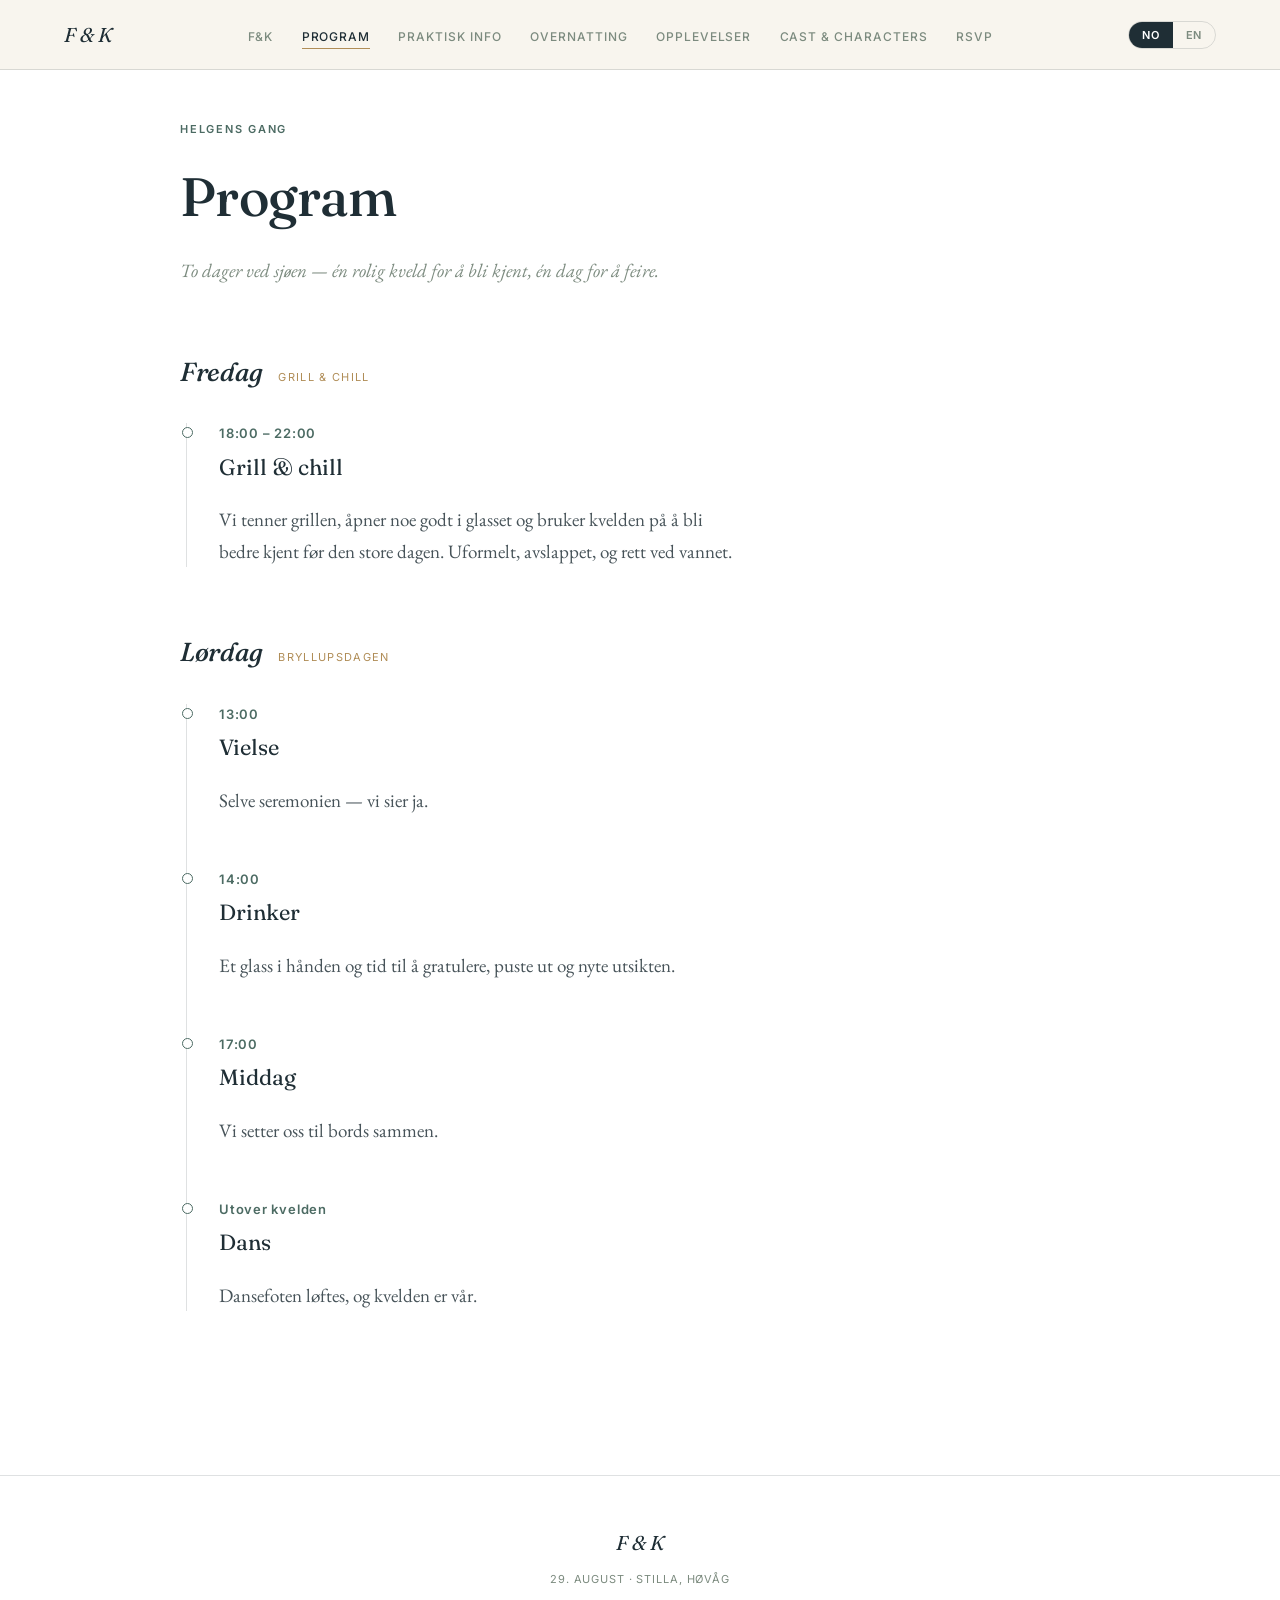
<file: frida-kristoffer-bryllup.html>
<!DOCTYPE html>
<html lang="no" id="htmlRoot">
<head>
<meta charset="UTF-8">
<meta name="viewport" content="width=device-width, initial-scale=1.0">
<title>Frida &amp; Kristoffer · 29. august</title>
<link rel="preconnect" href="https://fonts.googleapis.com">
<link rel="preconnect" href="https://fonts.gstatic.com" crossorigin>
<link href="https://fonts.googleapis.com/css2?family=Fraunces:ital,opsz,wght@0,9..144,400;0,9..144,500;0,9..144,600;1,9..144,400;1,9..144,500&family=EB+Garamond:ital,wght@0,400;0,500;1,400&family=Inter:wght@400;500;600&display=swap" rel="stylesheet">
<!-- "The Seasons" is an Adobe Fonts (Typekit) font and needs your own kit embed code to load — see chat for details. Add it here, e.g.: -->
<!-- <link rel="stylesheet" href="https://use.typekit.net/xxxxxxx.css"> -->
<style>
  :root{
    --bg: #FFFFFF;
    --ink: #1F2E35;
    --sea: #4C6B63;
    --gold: #B08D57;
    --sand: #E8E1D3;
    --sage: #7C8B7F;
    --line: rgba(31,46,53,0.14);
  }
  *{box-sizing:border-box;}
  html{scroll-behavior:smooth;}
  body{
    margin:0;
    background:var(--bg);
    color:var(--ink);
    font-family:'EB Garamond', serif;
    font-size:19px;
    line-height:1.65;
    -webkit-font-smoothing:antialiased;
  }
  h1,h2,h3,.display{
    font-family:'the-seasons', 'Fraunces', serif;
    font-weight:500;
    letter-spacing:-0.01em;
    margin:0;
  }
  .label{
    font-family:'Inter', sans-serif;
    font-size:11px;
    font-weight:600;
    letter-spacing:0.16em;
    text-transform:uppercase;
    color:var(--sea);
  }
  a{color:inherit;}
  button{font-family:inherit;}

  /* ---- Nav ---- */
  nav{
    position:fixed; top:0; left:0; right:0; z-index:50;
    display:flex; align-items:center; justify-content:space-between;
    padding:18px 5vw;
    background:rgba(247,244,236,0.88);
    backdrop-filter:blur(8px);
    border-bottom:1px solid var(--line);
    gap:16px;
  }
  .brandmark{
    font-family:'Fraunces', serif;
    font-style:italic;
    font-size:20px;
    color:var(--ink);
    text-decoration:none;
    flex-shrink:0;
  }
  .navlinks{
    display:flex; align-items:center; gap:clamp(12px,2.2vw,30px);
    list-style:none; margin:0; padding:0;
  }
  .navlinks li a{
    font-family:'Inter', sans-serif;
    font-size:12px;
    font-weight:500;
    letter-spacing:0.08em;
    text-transform:uppercase;
    text-decoration:none;
    color:var(--sage);
    padding-bottom:4px;
    border-bottom:1px solid transparent;
    transition:color .25s ease, border-color .25s ease;
    background:none; border-top:none; border-left:none; border-right:none;
    cursor:pointer;
  }
  .navlinks li a:hover{color:var(--ink);}
  .navlinks li a.active{color:var(--ink); border-bottom-color:var(--gold);}
  .navtoggle{display:none;}

  .langswitch{
    display:flex; border:1px solid var(--line); border-radius:20px; overflow:hidden; flex-shrink:0;
  }
  .langswitch button{
    border:none; background:transparent; font-family:'Inter',sans-serif; font-size:11px;
    font-weight:600; letter-spacing:.06em; padding:6px 13px; cursor:pointer; color:var(--sage);
    transition:background .2s ease, color .2s ease;
  }
  .langswitch button.active{background:var(--ink); color:var(--bg);}

  @media (max-width:760px){
    .navlinks{
      position:fixed; top:60px; left:0; right:0; bottom:0;
      background:var(--bg); flex-direction:column; align-items:flex-start;
      padding:30px 8vw; gap:22px;
      transform:translateX(100%); transition:transform .35s ease;
    }
    .navlinks.open{transform:translateX(0);}
    .navlinks li a{font-size:16px;}
    .navtoggle{
      display:block; background:none; border:1px solid var(--line);
      border-radius:2px; width:38px; height:38px; position:relative; cursor:pointer;
    }
    .navtoggle span, .navtoggle span::before, .navtoggle span::after{
      content:''; position:absolute; left:9px; right:9px; height:1px; background:var(--ink);
    }
    .navtoggle span{top:18px;}
    .navtoggle span::before{top:-6px;}
    .navtoggle span::after{top:6px;}
  }

  /* ---- Sections / pages ---- */
  main{padding-top:0;}
  section.page{
    display:none;
    min-height:100vh;
    padding:120px 8vw 100px;
  }
  section.page.active{display:block; animation:fadeIn .5s ease;}
  @keyframes fadeIn{from{opacity:0; transform:translateY(8px);} to{opacity:1; transform:translateY(0);}}

  .container{max-width:920px; margin:0 auto;}

  /* ---- Hero ---- */
  #hero{
    min-height:100vh; padding:0 8vw;
    flex-direction:column;
    justify-content:center; align-items:center; text-align:center; position:relative;
  }
  #hero.active{display:flex;}
  #hero .eyebrow{margin-bottom:22px;}
  #hero h1{
    font-size:clamp(48px, 9vw, 108px);
    line-height:0.98;
    display:flex; align-items:center; gap:clamp(10px,2vw,26px); flex-wrap:wrap; justify-content:center;
  }
  #hero h1 .amp{
    font-style:italic; color:var(--gold); font-size:0.65em; font-weight:400;
  }
  #hero .date{
    margin-top:28px; font-family:'Inter',sans-serif; font-size:14px; letter-spacing:0.14em;
    text-transform:uppercase; color:var(--sea);
  }
  #hero .place{
    margin-top:6px; font-style:italic; color:var(--sage); font-size:19px;
  }
  .horizon-wrap{
    width:min(680px, 80vw); margin-top:56px;
  }
  .horizon-wrap svg{width:100%; height:auto; display:block;}
  .scrolldown{
    margin-top:48px; font-family:'Inter',sans-serif; font-size:11px; letter-spacing:.14em;
    text-transform:uppercase; color:var(--sage); display:flex; flex-direction:column; align-items:center; gap:8px;
  }
  .scrolldown .stick{width:1px; height:30px; background:var(--line); position:relative; overflow:hidden;}
  .scrolldown .stick::after{
    content:''; position:absolute; top:-30px; left:0; width:1px; height:30px; background:var(--gold);
    animation:drip 1.8s ease-in-out infinite;
  }
  @keyframes drip{ to { top:30px; } }

  /* ---- Section heading pattern ---- */
  .kicker{margin-bottom:14px;}
  .pagehead{margin-bottom:64px;}
  .pagehead h2{font-size:clamp(34px,5vw,54px); font-weight:500;}
  .pagehead p.sub{margin-top:14px; color:var(--sage); font-style:italic; font-size:19px; max-width:560px;}

  /* ---- Program (Schedule) ---- */
  .day-block{margin-bottom:64px;}
  .day-block .daytitle{
    display:flex; align-items:baseline; gap:16px; margin-bottom:30px;
  }
  .day-block .daytitle h3{font-size:26px; font-style:italic; font-weight:500;}
  .day-block .daytitle .dsub{font-family:'Inter',sans-serif; font-size:11px; letter-spacing:.12em; text-transform:uppercase; color:var(--gold);}
  .timeline{border-left:1px solid var(--line); margin-left:6px;}
  .tl-item{position:relative; padding:0 0 34px 32px;}
  .tl-item:last-child{padding-bottom:0;}
  .tl-item::before{
    content:''; position:absolute; left:-5px; top:4px; width:9px; height:9px;
    border-radius:50%; background:var(--bg); border:1px solid var(--sea);
  }
  .tl-time{
    font-family:'Inter',sans-serif; font-size:13px; font-weight:600; letter-spacing:.06em;
    color:var(--sea); display:block; margin-bottom:4px;
  }
  .tl-title{font-family:'Fraunces',serif; font-size:22px; margin-bottom:4px;}
  .tl-desc{color:var(--ink); opacity:0.82; max-width:520px;}

  /* ---- Info page ---- */
  .info-grid{display:grid; grid-template-columns:1fr 1fr; gap:44px;}
  @media (max-width:700px){.info-grid{grid-template-columns:1fr;}}
  .info-card{
    background:var(--sand); border-radius:2px; padding:32px 30px;
    border-top:2px solid var(--gold);
  }
  .info-card h3{font-size:20px; margin-bottom:12px; font-style:italic;}
  .info-card p{margin:0 0 10px; font-size:17px;}
  .info-card p:last-child{margin-bottom:0;}
  .placeholder{
    display:inline-block; margin-top:10px; font-family:'Inter',sans-serif; font-size:11px;
    letter-spacing:.08em; text-transform:uppercase; color:var(--gold);
    border:1px dashed var(--gold); padding:4px 10px; border-radius:2px;
  }

  /* ---- Opplevelser (activities) ---- */
  .activity-list{display:flex; flex-direction:column;}
  .activity{
    display:grid; grid-template-columns:120px 1fr; gap:28px;
    padding:30px 0; border-bottom:1px solid var(--line);
  }
  .activity:first-child{padding-top:0;}
  @media (max-width:640px){.activity{grid-template-columns:1fr; gap:6px;}}
  .activity .tag{font-family:'Inter',sans-serif; font-size:11px; letter-spacing:.1em; text-transform:uppercase; color:var(--sea); padding-top:4px;}
  .activity h3{font-size:23px; margin-bottom:8px; font-weight:500;}
  .activity p{margin:0; opacity:0.85;}

  /* ---- Cast & Characters ---- */
  .cast-grid{display:grid; grid-template-columns:repeat(2,1fr); gap:36px 44px;}
  @media (max-width:700px){.cast-grid{grid-template-columns:1fr;}}
  .cast-card{display:flex; gap:18px; align-items:flex-start;}
  .cast-mark{
    width:46px; height:46px; border-radius:50%; border:1px solid var(--gold);
    display:flex; align-items:center; justify-content:center; flex-shrink:0;
    font-family:'Fraunces',serif; font-style:italic; color:var(--gold); font-size:18px;
  }
  .cast-card h3{font-size:19px; margin-bottom:3px;}
  .cast-card .role{font-family:'Inter',sans-serif; font-size:11px; letter-spacing:.1em; text-transform:uppercase; color:var(--sea); margin-bottom:6px; display:block;}
  .cast-card p{margin:0; font-size:16px; opacity:0.85;}
  .cast-note{
    margin-top:50px; padding:22px 26px; background:var(--sand); border-left:2px solid var(--gold);
    font-family:'Inter',sans-serif; font-size:13px; color:var(--sea); line-height:1.6;
  }

  /* ---- Overnatting / Accommodation ---- */
  .stay-block{margin-bottom:80px;}
  .stay-block:last-child{margin-bottom:0;}
  .stay-block h3{font-size:clamp(24px,3vw,30px); font-style:italic; margin-bottom:16px;}
  .stay-block .intro{max-width:640px; margin-bottom:28px; opacity:0.9;}
  .stay-meta{
    display:flex; flex-wrap:wrap; gap:28px 48px; margin-bottom:34px;
    padding:20px 0; border-top:1px solid var(--line); border-bottom:1px solid var(--line);
  }
  .stay-meta .meta-item .label{margin-bottom:6px; display:block;}
  .stay-meta .meta-item .value{font-family:'Fraunces',serif; font-style:italic; font-size:18px;}
  .price-label{margin-bottom:16px;}
  .price-table{width:100%; border-collapse:collapse; margin-bottom:24px;}
  .price-table td{
    padding:11px 4px; border-bottom:1px solid var(--line); font-size:17px;
  }
  .price-table td.roomname{color:var(--ink);}
  .price-table td.price{text-align:right; font-family:'Inter',sans-serif; font-size:14px; color:var(--sea); font-weight:600; white-space:nowrap;}
  .stay-note{font-family:'Inter',sans-serif; font-size:13px; color:var(--sage); font-style:italic; margin-top:-6px;}

  .unit-card{
    padding:24px 0; border-bottom:1px solid var(--line);
  }
  .unit-card:last-of-type{border-bottom:none;}
  .unit-head{display:flex; align-items:baseline; gap:16px; flex-wrap:wrap; margin-bottom:8px;}
  .unit-head .unit-id{font-family:'Fraunces',serif; font-style:italic; font-size:20px; color:var(--gold);}
  .unit-head .unit-cap{font-family:'Inter',sans-serif; font-size:12px; letter-spacing:.04em; color:var(--sea);}
  .unit-head .unit-price{margin-left:auto; font-family:'Inter',sans-serif; font-size:15px; font-weight:600; color:var(--ink);}
  .unit-card p{margin:0; font-size:16px; opacity:0.85;}

  .rsvp-shell{max-width:640px; margin:0 auto;}
  .field{margin-bottom:28px;}
  .field label{
    display:block; font-family:'Inter',sans-serif; font-size:12px; letter-spacing:.08em;
    text-transform:uppercase; color:var(--sea); margin-bottom:10px; font-weight:600;
  }
  .field input[type=text], .field input[type=email], .field input[type=number], .field textarea{
    width:100%; border:none; border-bottom:1px solid var(--line); background:transparent;
    font-family:'EB Garamond', serif; font-size:19px; color:var(--ink); padding:10px 2px;
    outline:none; transition:border-color .2s ease;
  }
  .field textarea{resize:vertical; min-height:70px; font-style:italic;}
  .field input:focus, .field textarea:focus{border-color:var(--gold);}
  .choice-row{display:flex; gap:14px; flex-wrap:wrap;}
  .choice{
    flex:1; min-width:150px; border:1px solid var(--line); border-radius:2px; padding:16px 18px;
    cursor:pointer; text-align:center; transition:border-color .2s ease, background .2s ease;
  }
  .choice input{display:none;}
  .choice .ctitle{font-family:'Fraunces',serif; font-style:italic; font-size:18px;}
  .choice .csub{display:block; font-family:'Inter',sans-serif; font-size:10px; letter-spacing:.08em; text-transform:uppercase; color:var(--sage); margin-top:4px;}
  .choice.selected{border-color:var(--gold); background:var(--sand);}
  .submitbtn{
    font-family:'Inter',sans-serif; font-size:13px; font-weight:600; letter-spacing:.1em;
    text-transform:uppercase; background:var(--ink); color:var(--bg); border:none;
    padding:16px 38px; border-radius:2px; cursor:pointer; transition:background .2s ease;
  }
  .submitbtn:hover{background:var(--sea);}
  #rsvpForm.hidden, #rsvpDone.hidden{display:none;}
  #rsvpDone{
    text-align:center; padding:40px 20px;
  }
  #rsvpDone h3{font-size:30px; font-style:italic; margin-bottom:12px;}
  #rsvpDone p{color:var(--sage);}
  .rsvp-error{color:#a24; font-family:'Inter',sans-serif; font-size:13px; margin-top:-14px; margin-bottom:20px; display:none;}

  .admin-toggle{
    margin-top:70px; text-align:center;
  }
  .admin-toggle button{
    background:none; border:none; font-family:'Inter',sans-serif; font-size:11px;
    letter-spacing:.08em; text-transform:uppercase; color:var(--line); cursor:pointer;
  }
  .admin-panel{margin-top:24px; display:none;}
  .admin-panel.open{display:block;}
  .admin-panel table{width:100%; border-collapse:collapse; font-family:'Inter',sans-serif; font-size:13px;}
  .admin-panel th, .admin-panel td{text-align:left; padding:8px 10px; border-bottom:1px solid var(--line);}
  .admin-panel th{color:var(--sea); font-weight:600; text-transform:uppercase; font-size:10px; letter-spacing:.06em;}

  footer{
    padding:50px 8vw 60px; text-align:center; border-top:1px solid var(--line);
  }
  footer .brandmark{display:block; margin-bottom:10px;}
  footer p{font-family:'Inter',sans-serif; font-size:11px; letter-spacing:.08em; text-transform:uppercase; color:var(--sage);}

  ::selection{background:var(--gold); color:var(--bg);}
</style>
</head>
<body>

<nav>
  <span class="brandmark">F &amp; K</span>
  <button class="navtoggle" onclick="document.querySelector('.navlinks').classList.toggle('open')"><span></span></button>
  <ul class="navlinks">
    <li><a data-page="hero" onclick="goTo('hero')">F&amp;K</a></li>
    <li><a data-page="program" data-i18n="nav.program" onclick="goTo('program')"></a></li>
    <li><a data-page="info" data-i18n="nav.info" onclick="goTo('info')"></a></li>
    <li><a data-page="overnatting" data-i18n="nav.stay" onclick="goTo('overnatting')"></a></li>
    <li><a data-page="opplevelser" data-i18n="nav.activities" onclick="goTo('opplevelser')"></a></li>
    <li><a data-page="cast" data-i18n="nav.cast" onclick="goTo('cast')"></a></li>
    <li><a data-page="rsvp" data-i18n="nav.rsvp" onclick="goTo('rsvp')"></a></li>
  </ul>
  <div class="langswitch">
    <button id="btnNo" onclick="setLang('no')">NO</button>
    <button id="btnEn" onclick="setLang('en')">EN</button>
  </div>
</nav>

<main>

  <section id="hero" class="page">
    <div class="label eyebrow" data-i18n="hero.eyebrow"></div>
    <h1>Frida <span class="amp">&amp;</span> Kristoffer</h1>
    <div class="date" data-i18n="hero.date"></div>
    <div class="place" data-i18n="hero.place"></div>

    <div class="horizon-wrap">
      <svg viewBox="0 0 680 140" xmlns="http://www.w3.org/2000/svg">
        <defs>
          <linearGradient id="waterGrad" x1="0" y1="0" x2="1" y2="0">
            <stop offset="0%" stop-color="#4C6B63" stop-opacity="0.15"/>
            <stop offset="50%" stop-color="#B08D57" stop-opacity="0.55"/>
            <stop offset="100%" stop-color="#4C6B63" stop-opacity="0.15"/>
          </linearGradient>
        </defs>
        <line x1="0" y1="90" x2="680" y2="90" stroke="#1F2E35" stroke-opacity="0.16" stroke-width="1"/>
        <path d="M0,90 Q170,84 340,90 T680,90" stroke="url(#waterGrad)" stroke-width="1.4" fill="none">
          <animate attributeName="d"
            values="M0,90 Q170,84 340,90 T680,90;M0,90 Q170,96 340,90 T680,90;M0,90 Q170,84 340,90 T680,90"
            dur="7s" repeatCount="indefinite"/>
        </path>
      </svg>
    </div>
  </section>

  <section id="program" class="page active">
    <div class="container">
      <div class="pagehead">
        <div class="label kicker" data-i18n="program.kicker"></div>
        <h2 data-i18n="program.title"></h2>
        <p class="sub" data-i18n="program.sub"></p>
      </div>

      <div class="day-block">
        <div class="daytitle">
          <h3 data-i18n="program.fri.day"></h3>
          <span class="dsub">Grill &amp; Chill</span>
        </div>
        <div class="timeline">
          <div class="tl-item">
            <span class="tl-time">18:00 – 22:00</span>
            <div class="tl-title">Grill &amp; chill</div>
            <p class="tl-desc" data-i18n="program.fri.desc"></p>
          </div>
        </div>
      </div>

      <div class="day-block">
        <div class="daytitle">
          <h3 data-i18n="program.sat.day"></h3>
          <span class="dsub" data-i18n="program.sat.sub"></span>
        </div>
        <div class="timeline">
          <div class="tl-item">
            <span class="tl-time">13:00</span>
            <div class="tl-title" data-i18n="program.sat.t1"></div>
            <p class="tl-desc" data-i18n="program.sat.d1"></p>
          </div>
          <div class="tl-item">
            <span class="tl-time">14:00</span>
            <div class="tl-title" data-i18n="program.sat.t2"></div>
            <p class="tl-desc" data-i18n="program.sat.d2"></p>
          </div>
          <div class="tl-item">
            <span class="tl-time">17:00</span>
            <div class="tl-title" data-i18n="program.sat.t3"></div>
            <p class="tl-desc" data-i18n="program.sat.d3"></p>
          </div>
          <div class="tl-item">
            <span class="tl-time" data-i18n="program.sat.laterTime"></span>
            <div class="tl-title" data-i18n="program.sat.t4"></div>
            <p class="tl-desc" data-i18n="program.sat.d4"></p>
          </div>
        </div>
      </div>
    </div>
  </section>

  <section id="info" class="page">
    <div class="container">
      <div class="pagehead">
        <div class="label kicker" data-i18n="info.kicker"></div>
        <h2 data-i18n="info.title"></h2>
        <p class="sub" data-i18n="info.sub"></p>
      </div>

      <div class="info-grid">
        <div class="info-card">
          <h3 data-i18n="info.loc.h"></h3>
          <p data-i18n="info.loc.p1"></p>
          <p data-i18n="info.loc.p2"></p>
          <span class="placeholder" data-i18n="info.loc.ph"></span>
        </div>
        <div class="info-card">
          <h3 data-i18n="info.dress.h"></h3>
          <p data-i18n="info.dress.p1"></p>
          <p data-i18n="info.dress.p2"></p>
        </div>
        <div class="info-card">
          <h3 data-i18n="info.transport.h"></h3>
          <p data-i18n="info.transport.p1"></p>
          <span class="placeholder" data-i18n="info.transport.ph"></span>
        </div>
        <div class="info-card">
          <h3 data-i18n="info.gifts.h"></h3>
          <p data-i18n="info.gifts.p1"></p>
          <span class="placeholder" data-i18n="info.gifts.ph"></span>
        </div>
        <div class="info-card">
          <h3 data-i18n="info.food.h"></h3>
          <p data-i18n="info.food.p1"></p>
        </div>
      </div>
    </div>
  </section>

  <section id="overnatting" class="page">
    <div class="container">
      <div class="pagehead">
        <div class="label kicker" data-i18n="stay.kicker"></div>
        <h2 data-i18n="stay.title"></h2>
        <p class="sub" data-i18n="stay.sub"></p>
      </div>

      <div class="stay-block">
        <h3>Thon Hotel Parken, Kristiansand</h3>
        <p class="intro" data-i18n="stay.thon.intro"></p>

        <div class="stay-meta">
          <div class="meta-item">
            <span class="label" data-i18n="stay.thon.discountLabel"></span>
            <span class="value" data-i18n="stay.thon.discountValue"></span>
          </div>
          <div class="meta-item">
            <span class="label" data-i18n="stay.thon.bookingLabel"></span>
            <span class="value">parken.resepsjon@thon.no</span>
          </div>
        </div>

        <div class="label price-label" data-i18n="stay.thon.priceLabel"></div>
        <table class="price-table">
          <tr><td class="roomname" data-i18n="stay.thon.r1"></td><td class="price">kr 1 497</td></tr>
          <tr><td class="roomname" data-i18n="stay.thon.r2"></td><td class="price">kr 1 647</td></tr>
          <tr><td class="roomname" data-i18n="stay.thon.r3"></td><td class="price">kr 2 097</td></tr>
          <tr><td class="roomname" data-i18n="stay.thon.r4"></td><td class="price">kr 2 322</td></tr>
          <tr><td class="roomname" data-i18n="stay.thon.r5"></td><td class="price">kr 1 647</td></tr>
          <tr><td class="roomname" data-i18n="stay.thon.r6"></td><td class="price">kr 1 797</td></tr>
          <tr><td class="roomname" data-i18n="stay.thon.r7"></td><td class="price">kr 2 400</td></tr>
          <tr><td class="roomname" data-i18n="stay.thon.r8"></td><td class="price">kr 2 550</td></tr>
        </table>
        <p class="stay-note" data-i18n="stay.thon.note"></p>
      </div>

      <div class="stay-block">
        <h3>Skottevik Feriesenter</h3>
        <p class="intro" data-i18n="stay.skottevik.intro"></p>

        <div class="label price-label" data-i18n="stay.skottevik.priceLabel"></div>

        <div class="unit-card">
          <div class="unit-head">
            <span class="unit-id">L4</span>
            <span class="unit-cap" data-i18n="stay.skottevik.l4cap"></span>
            <span class="unit-price">kr 3 855</span>
          </div>
          <p data-i18n="stay.skottevik.l4desc"></p>
        </div>
        <div class="unit-card">
          <div class="unit-head">
            <span class="unit-id">L5</span>
            <span class="unit-cap" data-i18n="stay.skottevik.l5cap"></span>
            <span class="unit-price">kr 4 205</span>
          </div>
          <p data-i18n="stay.skottevik.l5desc"></p>
        </div>
        <div class="unit-card">
          <div class="unit-head">
            <span class="unit-id">L6A</span>
            <span class="unit-cap" data-i18n="stay.skottevik.l6acap"></span>
            <span class="unit-price">kr 4 625</span>
          </div>
          <p data-i18n="stay.skottevik.l6adesc"></p>
        </div>
        <div class="unit-card">
          <div class="unit-head">
            <span class="unit-id">L6C</span>
            <span class="unit-cap" data-i18n="stay.skottevik.l6ccap"></span>
            <span class="unit-price">kr 5 145</span>
          </div>
          <p data-i18n="stay.skottevik.l6cdesc"></p>
        </div>

        <div class="stay-meta" style="margin-top:34px;">
          <div class="meta-item">
            <span class="label" data-i18n="stay.skottevik.refLabel"></span>
            <span class="value">REF: 29484</span>
          </div>
          <div class="meta-item">
            <span class="label" data-i18n="stay.skottevik.bookingLabel"></span>
            <span class="value">booking@skottevik.no</span>
          </div>
        </div>
        <p class="stay-note" data-i18n="stay.skottevik.bookingNote"></p>
        <p class="stay-note" data-i18n="stay.skottevik.deadline"></p>
      </div>
    </div>
  </section>

  <section id="opplevelser" class="page">
    <div class="container">
      <div class="pagehead">
        <div class="label kicker" data-i18n="act.kicker"></div>
        <h2 data-i18n="act.title"></h2>
        <p class="sub" data-i18n="act.sub"></p>
      </div>

      <div class="activity-list">
        <div class="activity">
          <span class="tag" data-i18n="act.a1.tag"></span>
          <div>
            <h3 data-i18n="act.a1.h"></h3>
            <p data-i18n="act.a1.p"></p>
          </div>
        </div>
        <div class="activity">
          <span class="tag" data-i18n="act.a2.tag"></span>
          <div>
            <h3 data-i18n="act.a2.h"></h3>
            <p data-i18n="act.a2.p"></p>
          </div>
        </div>
        <div class="activity">
          <span class="tag" data-i18n="act.a3.tag"></span>
          <div>
            <h3 data-i18n="act.a3.h"></h3>
            <p data-i18n="act.a3.p"></p>
          </div>
        </div>
        <div class="activity">
          <span class="tag" data-i18n="act.a4.tag"></span>
          <div>
            <h3 data-i18n="act.a4.h"></h3>
            <p data-i18n="act.a4.p"></p>
          </div>
        </div>
        <div class="activity">
          <span class="tag" data-i18n="act.a5.tag"></span>
          <div>
            <h3 data-i18n="act.a5.h"></h3>
            <p data-i18n="act.a5.p"></p>
          </div>
        </div>
        <div class="activity">
          <span class="tag" data-i18n="act.a6.tag"></span>
          <div>
            <h3 data-i18n="act.a6.h"></h3>
            <p data-i18n="act.a6.p"></p>
          </div>
        </div>
      </div>
    </div>
  </section>

  <section id="cast" class="page">
    <div class="container">
      <div class="pagehead">
        <div class="label kicker" data-i18n="cast.kicker"></div>
        <h2>Cast &amp; Characters</h2>
        <p class="sub" data-i18n="cast.sub"></p>
      </div>

      <div class="cast-grid">
        <div class="cast-card">
          <div class="cast-mark">F</div>
          <div>
            <h3>Frida</h3>
            <span class="role" data-i18n="cast.frida.role"></span>
            <p data-i18n="cast.frida.p"></p>
          </div>
        </div>
        <div class="cast-card">
          <div class="cast-mark">K</div>
          <div>
            <h3>Kristoffer</h3>
            <span class="role" data-i18n="cast.kristoffer.role"></span>
            <p data-i18n="cast.kristoffer.p"></p>
          </div>
        </div>
        <div class="cast-card">
          <div class="cast-mark">?</div>
          <div>
            <h3 data-i18n="cast.witness1.h"></h3>
            <span class="role" data-i18n="cast.witness1.role"></span>
            <p data-i18n="cast.placeholderText"></p>
          </div>
        </div>
        <div class="cast-card">
          <div class="cast-mark">?</div>
          <div>
            <h3 data-i18n="cast.witness2.h"></h3>
            <span class="role" data-i18n="cast.witness1.role"></span>
            <p data-i18n="cast.placeholderText"></p>
          </div>
        </div>
        <div class="cast-card">
          <div class="cast-mark">F</div>
          <div>
            <h3>Fredrik &amp; Hayley</h3>
            <span class="role" data-i18n="cast.hosts.role"></span>
            <p data-i18n="cast.hosts.p"></p>
          </div>
        </div>
        <div class="cast-card">
          <div class="cast-mark">?</div>
          <div>
            <h3>Toastmaster</h3>
            <span class="role" data-i18n="cast.witness1.role"></span>
            <p data-i18n="cast.placeholderText"></p>
          </div>
        </div>
      </div>

      <div class="cast-note" data-i18n="cast.note"></div>
    </div>
  </section>

  <section id="rsvp" class="page">
    <div class="container rsvp-shell">
      <div class="pagehead">
        <div class="label kicker" data-i18n="rsvp.kicker"></div>
        <h2>RSVP</h2>
        <p class="sub" data-i18n="rsvp.sub"></p>
      </div>

      <form id="rsvpForm">
        <div class="field">
          <label data-i18n="rsvp.name.label"></label>
          <input type="text" id="rname" required data-i18n-ph="rsvp.name.ph">
        </div>

        <div class="field">
          <label data-i18n="rsvp.friday.label"></label>
          <div class="choice-row" data-group="friday">
            <label class="choice" data-value="yes">
              <input type="radio" name="friday" value="yes">
              <span class="ctitle" data-i18n="rsvp.attending"></span>
              <span class="csub">Grill &amp; chill</span>
            </label>
            <label class="choice" data-value="no">
              <input type="radio" name="friday" value="no">
              <span class="ctitle" data-i18n="rsvp.cant"></span>
              <span class="csub" data-i18n="program.fri.day"></span>
            </label>
          </div>
        </div>

        <div class="field">
          <label data-i18n="rsvp.saturday.label"></label>
          <div class="choice-row" data-group="saturday">
            <label class="choice" data-value="yes">
              <input type="radio" name="saturday" value="yes">
              <span class="ctitle" data-i18n="rsvp.attending"></span>
              <span class="csub" data-i18n="rsvp.saturday.sub"></span>
            </label>
            <label class="choice" data-value="no">
              <input type="radio" name="saturday" value="no">
              <span class="ctitle" data-i18n="rsvp.cant"></span>
              <span class="csub" data-i18n="program.sat.day"></span>
            </label>
          </div>
        </div>

        <div class="field">
          <label data-i18n="rsvp.notes.label"></label>
          <textarea id="rnotes" data-i18n-ph="rsvp.notes.ph"></textarea>
        </div>

        <p class="rsvp-error" id="rsvpError" data-i18n="rsvp.error"></p>

        <button type="submit" class="submitbtn" data-i18n="rsvp.submit"></button>
      </form>

      <div id="rsvpDone" class="hidden">
        <h3><span data-i18n="rsvp.thanks"></span> <span id="doneName"></span>!</h3>
        <p data-i18n="rsvp.doneMsg"></p>
      </div>

      <div class="admin-toggle">
        <button onclick="toggleAdmin()" data-i18n="rsvp.adminBtn"></button>
        <div class="admin-panel" id="adminPanel">
          <div id="adminContent"></div>
        </div>
      </div>
    </div>
  </section>

</main>

<footer>
  <span class="brandmark">F &amp; K</span>
  <p data-i18n="footer.line"></p>
</footer>

<iframe name="hidden_iframe" style="display:none;"></iframe>
<script>
  const translations = {
    no: {
      nav:{program:"Program", info:"Praktisk info", stay:"Overnatting", activities:"Opplevelser", cast:"Cast & Characters", rsvp:"RSVP"},
      hero:{eyebrow:"Vi skal gifte oss", date:"29. august · Stilla, Indre Kviviga", place:"Stilla, Høvåg - Sørlandet", scroll:"Stilla venter"},
      program:{
        kicker:"Helgens gang", title:"Program",
        sub:"To dager ved sjøen — én rolig kveld for å bli kjent, én dag for å feire.",
        fri:{day:"Fredag", desc:"Vi tenner grillen, åpner noe godt i glasset og bruker kvelden på å bli bedre kjent før den store dagen. Uformelt, avslappet, og rett ved vannet."},
        sat:{
          day:"Lørdag", sub:"Bryllupsdagen",
          t1:"Vielse", d1:"Selve seremonien — vi sier ja.",
          t2:"Drinker", d2:"Et glass i hånden og tid til å gratulere, puste ut og nyte utsikten.",
          t3:"Middag", d3:"Vi setter oss til bords sammen.",
          laterTime:"Utover kvelden", t4:"Dans", d4:"Dansefoten løftes, og kvelden er vår."
        }
      },
      info:{
        kicker:"Godt å vite", title:"Praktisk informasjon", sub:"Alt du trenger å vite før du kommer til Stilla.",
        loc:{h:"Sted", p1:"Stilla, Indre Kviviga, Høvåg.", p2:"Nøyaktig adresse og veibeskrivelse deles nærmere bryllupet.", ph:"Adresse legges til"},
        dress:{h:"Antrekk", p1:"Smoking/dress; lang (uhvit) kjole; bunad/festdrakt.", p2:"Vi anbefaler plen-vennlige sko, siden vielsen og minglingen foregår på gress."},
        stay:{h:"Overnatting", p1:"Forslag til overnatting i nærheten kommer her — både hoteller i Lillesand og muligheter for hytte/rom i området.", ph:"Forslag legges til"},
        transport:{h:"Transport", p1:"Info om parkering på stedet og eventuell samkjøring/skyss fra Lillesand kommer så snart det er avklart.", ph:"Detaljer legges til"},
        gifts:{h:"Gaver", p1:"Det viktigste er at dere kommer.", ph:"Info legges til"},
        food:{h:"Mat & allergier", p1:"Har du allergier eller matpreferanser? Legg det inn under RSVP, så tar vi hånd om det."}
      },
      stay:{
        kicker:"Rom & losji", title:"Overnatting",
        sub:"To alternativer i nærheten av Stilla — velg det som passer best.",
        thon:{
          intro:"For dere som ønsker å bo i byen, har vi avtale med Thon Hotel Parken i Kristiansand. Det vil bli arrangert felles transport til og fra Stilla på bryllupsdagen.",
          discountLabel:"Rabattkode", discountValue:"Bryllup Aamot og Marø — 25 % rabatt",
          bookingLabel:"Bestilling", priceLabel:"Priser per natt",
          r1:"Standardrom, 1 person", r2:"Standardrom, 2 personer",
          r3:"Familierom, 3 personer", r4:"Familierom, 4 personer",
          r5:"Business-rom, 1 person", r6:"Business-rom, 2 personer",
          r7:"Juniorsuite, 1 person", r8:"Juniorsuite, 2 personer",
          note:"Oppgi rabattkoden ved bestilling for å få 25 % rabatt. Book én natt (lørdag) eller to (fredag & lørdag), etter eget ønske."
        },
        skottevik:{
          intro:"For en litt enklere og mer naturnær opplevelse, og gangavstand til selve bryllupet, har vi forhåndsreservert et antall leiligheter på Skottevik for perioden 28.–30. august 2026.",
          priceLabel:"Priser for hele oppholdet, 2 netter (28.–30.8.26), inkl. obligatorisk utvask",
          l4cap:"4 personer · 35 m²", l4desc:"To dobbeltrom med rammemadrasser. Stue med åpent kjøkken, komfyr, kjøleskap og oppvaskmaskin. Bad med dusj og toalett. Felles uteplass og vik med sandstrand utenfor leilighetsbygget.",
          l5cap:"5 personer · 50 m²", l5desc:"Leilighet i sørlandsstil med to dobbeltrom og ett enkeltrom. Bad med dusj og toalett. Stue med åpent kjøkken, komfyr og kjøleskap. Ca. 20 meter fra sjøen, med tilgang til felles uteplass.",
          l6acap:"6 personer · ca. 56 m²", l6adesc:"Leilighet over restauranten med to soverom og hems. To enheter ligger mot tunet uten balkong, to har liten balkong mot sjøen. Stue med åpent kjøkken, komfyr, kjøleskap og oppvaskmaskin. Bad med dusj og toalett. Trapp opp til enheten.",
          l6ccap:"6 personer · ca. 56 m²", l6cdesc:"Leilighet over to plan helt ned ved sjøkanten, med to soverom og hems. Møblert terrasse mot sjøen. Kombinert stue og kjøkken med spiseplass, komfyr, kjøleskap og oppvaskmaskin. Bad har dusj og toalett.",
          refLabel:"Referanse", bookingLabel:"Bestilling",
          bookingNote:"booking@skottevik.no — oppgi referanse, type enhet, e-postadresse og telefonnummer. Du får deretter bekreftelse og betalingslenke.",
          deadline:"Frist: Reservasjonene holdes til 30. juni 2026."
        }
      },
      act:{
        kicker:"Sørlandet venter", title:"Ting å gjøre i området",
        sub:"Kommer du noen dager tidligere eller blir litt lenger? Høvåg og Lillesand har mer enn nok å by på.",
        a1:{tag:"Ro og vann", h:"Kassen kanal", p:"En liten, stemningsfull kanal rett i Høvåg som åpner veien inn til Blindleia — perfekt for en rolig spasertur eller en tur med båt."},
        a2:{tag:"Historie", h:"Bronseplassen", p:"Et rekonstruert bronsealder-tun i Høvåg med bueskyting, historiefortelling og et forsøk på å ta helgen tusenvis av år tilbake i tid."},
        a3:{tag:"Utsikt", h:"OVER klatretårn", p:"Verdens høyeste frittstående klatretårn, rett utenfor Lillesand. Ta trappene helt til topps for en utsikt som strekker seg langt til havs — helt uten klatresko."},
        a4:{tag:"Sjøliv", h:"Blindleia med båt", p:"Den idylliske skjærgården mellom Lillesand og Kristiansand. Ta en sightseeingtur med M/S Øya, eller lei egen båt og finn din egen viste plass."},
        a5:{tag:"Familie", h:"Dyreparken, Kristiansand", p:"Norges største familiepark, rundt 20 minutter unna — en fin utflukt om dere reiser med barn."},
        a6:{tag:"Mat & drikke", h:"Lillesand havn", p:"De hvite trehusene og den koselige brygga byr på gode restauranter — blant annet sjømat rett ved sjøkanten, italiensk steinovnspizza og lokale kafeer for formiddagskaffen."}
      },
      cast:{
        kicker:"De som er med oss", sub:"Menneskene som gjør dagen komplett.",
        frida:{role:"Bruden", p:"Den ene halvdelen av dagen."},
        kristoffer:{role:"Brudgommen", p:"Den andre halvdelen av dagen."},
        witness1:{h:"Forlover", role:"Navn kommer"},
        witness2:{h:"Forlover"},
        hosts:{role:"Vertskap & scene", p:"Kristoffers bror og svigerinne — vi feirer på deres plass, Stilla."},
        placeholderText:"Plassholder — legges til når rollen er avklart.",
        note:"Denne siden er satt opp med plassholdere. Bytt ut navn og roller (forlovere, brudepiker, taleholdere, ringbærer, osv.) etter hvert som dere bestemmer dere."
      },
      rsvp:{
        kicker:"Vi håper du kommer", sub:"Gi oss beskjed om du blir med — på grill & chill, bryllupet, eller begge deler.",
        name:{label:"Navn", ph:"Fornavn Etternavn"},
        friday:{label:"Fredag — Grill & chill (18:00–22:00)"},
        saturday:{label:"Lørdag — Bryllupet", sub:"Vielse & fest"},
        attending:"Kommer", cant:"Kan ikke",
        notes:{label:"Allergier, matpreferanser eller annet vi bør vite", ph:"F.eks. glutenfri, vegetar, annet..."},
        error:"Vennligst fyll ut navn og svar for begge dager.",
        submit:"Send svar", thanks:"Takk,", doneMsg:"Svaret ditt er notert. Vi gleder oss til å feire med deg.",
        adminBtn:"Vis alle svar (kun for brudeparet)",
        table:{name:"Navn", fri:"Fre", sat:"Lør", notes:"Notat", yes:"Ja", no:"Nei"},
        loading:"Laster...", none:"Ingen svar registrert ennå.", failLoad:"Kunne ikke hente svar."
      },
      footer:{line:"29. august · Stilla, Høvåg"}
    },
    en: {
      nav:{program:"Schedule", info:"Good to Know", stay:"Accommodation", activities:"Things to Do", cast:"Cast & Characters", rsvp:"RSVP"},
      hero:{eyebrow:"We're getting married", date:"August 29 · Stilla, Indre Kviviga", place:"Stilla, Høvåg – Sørlandet, Norway", scroll:"Stilla awaits"},
      program:{
        kicker:"The weekend", title:"Schedule",
        sub:"Two days by the sea — one relaxed evening to get to know each other, one day to celebrate.",
        fri:{day:"Friday", desc:"We'll light the grill, pour something nice, and spend the evening getting to know each other before the big day. Relaxed, informal, right by the water."},
        sat:{
          day:"Saturday", sub:"Wedding Day",
          t1:"Ceremony", d1:"The ceremony itself — we say yes.",
          t2:"Drinks", d2:"A glass in hand and time to congratulate, breathe, and enjoy the view.",
          t3:"Dinner", d3:"We'll sit down to dinner together.",
          laterTime:"Later that evening", t4:"Dancing", d4:"We'll hit the dance floor, and the night is ours."
        }
      },
      info:{
        kicker:"Good to know", title:"Practical Information", sub:"Everything you need to know before you arrive at Stilla.",
        loc:{h:"Location", p1:"Stilla, Indre Kviviga, Høvåg — the home of Fredrik (Kristoffer's brother) and Hayley.", p2:"Exact address and directions will be shared closer to the wedding.", ph:"Address coming soon"},
        dress:{h:"Dress Code", p1:"Tuxedo/suit; long (non-white) dress; bunad/traditional costume.", p2:"We recommend grass-friendly shoes, since the ceremony and mingling take place on the lawn."},
        stay:{h:"Accommodation", p1:"Suggestions for nearby accommodation will go here — hotels in Lillesand as well as cabins and rooms in the area.", ph:"Suggestions coming soon"},
        transport:{h:"Transport", p1:"Details on parking at the venue and possible carpooling/shuttle from Lillesand will be added once confirmed.", ph:"Details coming soon"},
        gifts:{h:"Gifts", p1:"The most important thing is that you're there.", ph:"Info coming soon"},
        food:{h:"Food & Allergies", p1:"Have any allergies or dietary preferences? Let us know under RSVP and we'll take care of it."}
      },
      stay:{
        kicker:"Rooms & Stay", title:"Accommodation",
        sub:"Two options near Stilla — pick whichever suits you best.",
        thon:{
          intro:"For those who'd like to stay in the city, we have an agreement with Thon Hotel Parken in Kristiansand. Shared transport to and from Stilla will be arranged on the wedding day.",
          discountLabel:"Discount code", discountValue:"Bryllup Aamot og Marø — 25% discount",
          bookingLabel:"Booking", priceLabel:"Prices per night",
          r1:"Standard room, 1 person", r2:"Standard room, 2 people",
          r3:"Family room, 3 people", r4:"Family room, 4 people",
          r5:"Business room, 1 person", r6:"Business room, 2 people",
          r7:"Junior suite, 1 person", r8:"Junior suite, 2 people",
          note:"Quote the discount code when booking to get 25% off. Book one night (Saturday) or two (Friday & Saturday), whichever suits you."
        },
        skottevik:{
          intro:"For a slightly simpler, more nature-close stay within walking distance of the wedding itself, we've pre-booked a number of apartments at Skottevik for 28–30 August 2026.",
          priceLabel:"Prices for the full stay, 2 nights (28–30.8.26), incl. mandatory final cleaning",
          l4cap:"4 people · 35 m²", l4desc:"Two double rooms with divan beds. Living room with open kitchen, stove, fridge and dishwasher. Bathroom with shower and toilet. Shared outdoor area and a sandy-beach cove outside the building.",
          l5cap:"5 people · 50 m²", l5desc:"Sørlandet-style apartment with two double rooms and one single room. Bathroom with shower and toilet. Living room with open kitchen, stove and fridge. About 20 metres from the sea, with access to a shared outdoor area.",
          l6acap:"6 people · approx. 56 m²", l6adesc:"Apartment above the restaurant with two bedrooms and a loft. Two units face the courtyard with no balcony; two have a small balcony facing the sea. Living room with open kitchen, stove, fridge and dishwasher. Bathroom with shower and toilet. Stairs up to the unit.",
          l6ccap:"6 people · approx. 56 m²", l6cdesc:"Two-storey apartment right by the water's edge, with two bedrooms and a loft. Furnished terrace facing the sea. Combined living room and kitchen with dining area, stove, fridge and dishwasher. Bathroom with shower and toilet.",
          refLabel:"Reference", bookingLabel:"Booking",
          bookingNote:"booking@skottevik.no — state the reference, unit type, email address and phone number. You'll then receive confirmation and a payment link.",
          deadline:"Deadline: Reservations are held until 30 June 2026."
        }
      },
      act:{
        kicker:"Sørlandet awaits", title:"Things to Do in the Area",
        sub:"Arriving a few days early or staying a little longer? Høvåg and Lillesand have plenty to offer.",
        a1:{tag:"Calm waters", h:"Kassen Canal", p:"A small, atmospheric canal right in Høvåg that opens the way into Blindleia — perfect for a quiet walk or a boat trip."},
        a2:{tag:"History", h:"Bronseplassen", p:"A reconstructed Bronze Age farm in Høvåg with archery, storytelling, and an attempt to take the weekend thousands of years back in time."},
        a3:{tag:"Views", h:"OVER Climbing Tower", p:"The world's tallest free-standing climbing tower, just outside Lillesand. Take the stairs to the top for a view that stretches far out to sea — no climbing shoes required."},
        a4:{tag:"Coastal life", h:"Blindleia by Boat", p:"The idyllic archipelago between Lillesand and Kristiansand. Take a sightseeing trip on M/S Øya, or rent your own boat and find your own hidden cove."},
        a5:{tag:"Family", h:"Dyreparken, Kristiansand", p:"Norway's largest family park, about 20 minutes away — a great outing if you're travelling with kids."},
        a6:{tag:"Food & drink", h:"Lillesand Harbour", p:"The white wooden houses and cosy wharf are lined with good restaurants — including seafood right by the water, Italian stone-oven pizza, and local cafés for your morning coffee."}
      },
      cast:{
        kicker:"The people with us", sub:"The people who make the day complete.",
        frida:{role:"The Bride", p:"One half of the day."},
        kristoffer:{role:"The Groom", p:"The other half of the day."},
        witness1:{h:"Witness", role:"Name coming soon"},
        witness2:{h:"Witness"},
        hosts:{role:"Hosts & Venue", p:"Kristoffer's brother and sister-in-law — we're celebrating at their place, Stilla."},
        placeholderText:"Placeholder — will be added once confirmed.",
        note:"This page is set up with placeholders. Swap in names and roles (witnesses, bridesmaids, speech-givers, ring bearer, etc.) as you finalize them."
      },
      rsvp:{
        kicker:"We hope you'll come", sub:"Let us know if you'll join us — for grill & chill, the wedding, or both.",
        name:{label:"Name", ph:"First Last"},
        friday:{label:"Friday — Grill & Chill (18:00–22:00)"},
        saturday:{label:"Saturday — The Wedding", sub:"Ceremony & Party"},
        attending:"Attending", cant:"Can't make it",
        notes:{label:"Allergies, dietary preferences, or anything else we should know", ph:"E.g. gluten-free, vegetarian, other..."},
        error:"Please fill in your name and answer for both days.",
        submit:"Submit RSVP", thanks:"Thank you,", doneMsg:"Your response has been noted. We can't wait to celebrate with you.",
        adminBtn:"View all responses (couple only)",
        table:{name:"Name", fri:"Fri", sat:"Sat", notes:"Notes", yes:"Yes", no:"No"},
        loading:"Loading...", none:"No responses yet.", failLoad:"Could not load responses."
      },
      footer:{line:"August 29 · Stilla, Høvåg"}
    }
  };

  let currentLang = 'no';
  const pages = ['hero','program','info','overnatting','opplevelser','cast','rsvp'];

  function getPath(obj, path){
    return path.split('.').reduce((o,k) => (o && o[k] !== undefined) ? o[k] : null, obj);
  }

  function setLang(lang){
    currentLang = lang;
    document.getElementById('htmlRoot').lang = lang;
    document.getElementById('btnNo').classList.toggle('active', lang === 'no');
    document.getElementById('btnEn').classList.toggle('active', lang === 'en');

    document.querySelectorAll('[data-i18n]').forEach(el => {
      const val = getPath(translations[lang], el.dataset.i18n);
      if(val !== null) el.textContent = val;
    });
    document.querySelectorAll('[data-i18n-ph]').forEach(el => {
      const val = getPath(translations[lang], el.dataset.i18nPh);
      if(val !== null) el.setAttribute('placeholder', val);
    });

    loadAdminPreview();
  }

  function goTo(page){
    pages.forEach(p => {
      document.getElementById(p).classList.toggle('active', p === page);
    });
    document.querySelectorAll('.navlinks a[data-page]').forEach(a=>{
      a.classList.toggle('active', a.dataset.page === page);
    });
    document.querySelector('.navlinks').classList.remove('open');
    window.scrollTo(0,0);
    if(page === 'rsvp') loadAdminPreview();
  }

  document.querySelectorAll('.choice').forEach(choice => {
    choice.addEventListener('click', () => {
      const group = choice.closest('.choice-row');
      group.querySelectorAll('.choice').forEach(c => c.classList.remove('selected'));
      choice.classList.add('selected');
      choice.querySelector('input').checked = true;
    });
  });

  const GFORM_ACTION = 'https://docs.google.com/forms/d/e/1FAIpQLSf7Vca7B4q4fw8B_YObrYx0mDjfqvb6aPYAtx4sYBgc-OtSlg/formResponse';
  const GFORM_ENTRIES = {
    name: 'entry.599596592',
    friday: 'entry.2014790516',
    saturday: 'entry.1406104630',
    notes: 'entry.2014298393'
  };

  function submitToGoogleForm(entry){
    const form = document.createElement('form');
    form.action = GFORM_ACTION;
    form.method = 'POST';
    form.target = 'hidden_iframe';
    form.style.display = 'none';

    const fields = {
      [GFORM_ENTRIES.name]: entry.name,
      [GFORM_ENTRIES.friday]: entry.friday === 'yes' ? 'Kommer' : 'Kan ikke',
      [GFORM_ENTRIES.saturday]: entry.saturday === 'yes' ? 'Kommer' : 'Kan ikke',
      [GFORM_ENTRIES.notes]: entry.notes
    };

    Object.entries(fields).forEach(([key, value]) => {
      const input = document.createElement('input');
      input.type = 'hidden';
      input.name = key;
      input.value = value;
      form.appendChild(input);
    });

    document.body.appendChild(form);
    form.submit();
    form.remove();
  }

  document.getElementById('rsvpForm').addEventListener('submit', async (e) => {
    e.preventDefault();
    const name = document.getElementById('rname').value.trim();
    const friday = document.querySelector('input[name=friday]:checked');
    const saturday = document.querySelector('input[name=saturday]:checked');
    const errorEl = document.getElementById('rsvpError');

    if(!name || !friday || !saturday){
      errorEl.style.display = 'block';
      return;
    }
    errorEl.style.display = 'none';

    const entry = {
      name,
      friday: friday.value,
      saturday: saturday.value,
      notes: document.getElementById('rnotes').value.trim(),
      submittedAt: new Date().toISOString()
    };

    const key = 'rsvp:' + Date.now() + '-' + Math.random().toString(36).slice(2,8);

    try{
      await window.storage.set(key, JSON.stringify(entry), true);
    }catch(err){
      console.error('Could not save RSVP to Claude storage', err);
    }

    try{
      submitToGoogleForm(entry);
    }catch(err){
      console.error('Could not submit RSVP to Google Form', err);
    }

    document.getElementById('doneName').textContent = name;
    document.getElementById('rsvpForm').classList.add('hidden');
    document.getElementById('rsvpDone').classList.remove('hidden');
  });

  function toggleAdmin(){
    const panel = document.getElementById('adminPanel');
    panel.classList.toggle('open');
    if(panel.classList.contains('open')) loadAdminPreview();
  }

  async function loadAdminPreview(){
    const panel = document.getElementById('adminPanel');
    if(!panel || !panel.classList.contains('open')) return;
    const t = translations[currentLang].rsvp;
    const content = document.getElementById('adminContent');
    content.textContent = t.loading;
    try{
      const list = await window.storage.list('rsvp:', true);
      if(!list || !list.keys || list.keys.length === 0){
        content.textContent = t.none;
        return;
      }
      const rows = [];
      for(const k of list.keys){
        try{
          const res = await window.storage.get(k, true);
          if(res && res.value) rows.push(JSON.parse(res.value));
        }catch(e){}
      }
      rows.sort((a,b) => new Date(a.submittedAt) - new Date(b.submittedAt));
      let html = `<table><thead><tr><th>${t.table.name}</th><th>${t.table.fri}</th><th>${t.table.sat}</th><th>${t.table.notes}</th></tr></thead><tbody>`;
      rows.forEach(r => {
        html += `<tr><td>${escapeHtml(r.name)}</td><td>${r.friday==='yes'?t.table.yes:t.table.no}</td><td>${r.saturday==='yes'?t.table.yes:t.table.no}</td><td>${escapeHtml(r.notes||'')}</td></tr>`;
      });
      html += '</tbody></table>';
      content.innerHTML = html;
    }catch(err){
      content.textContent = t.failLoad;
    }
  }

  function escapeHtml(str){
    return String(str).replace(/[&<>"']/g, c => ({'&':'&amp;','<':'&lt;','>':'&gt;','"':'&quot;',"'":'&#39;'}[c]));
  }

  setLang('no');
  goTo('program');
</script>

</body>
</html>
</file>
